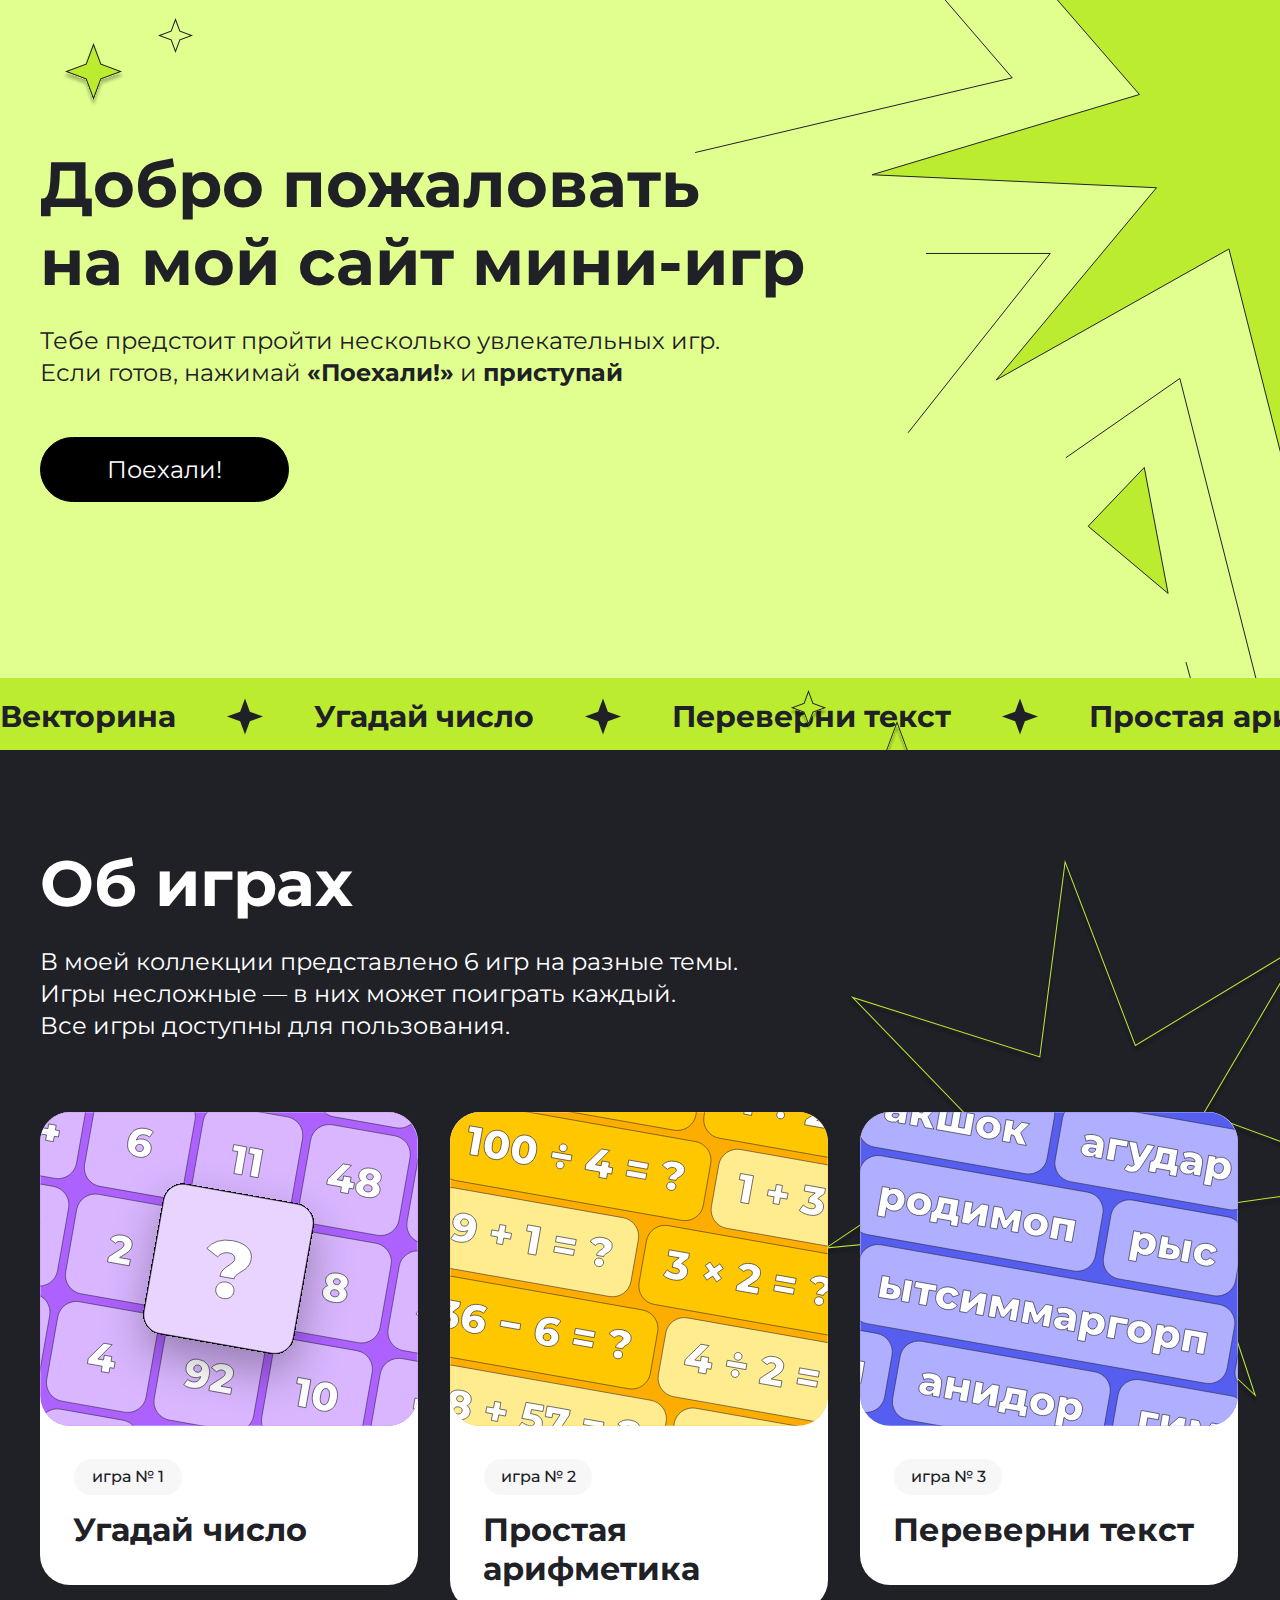
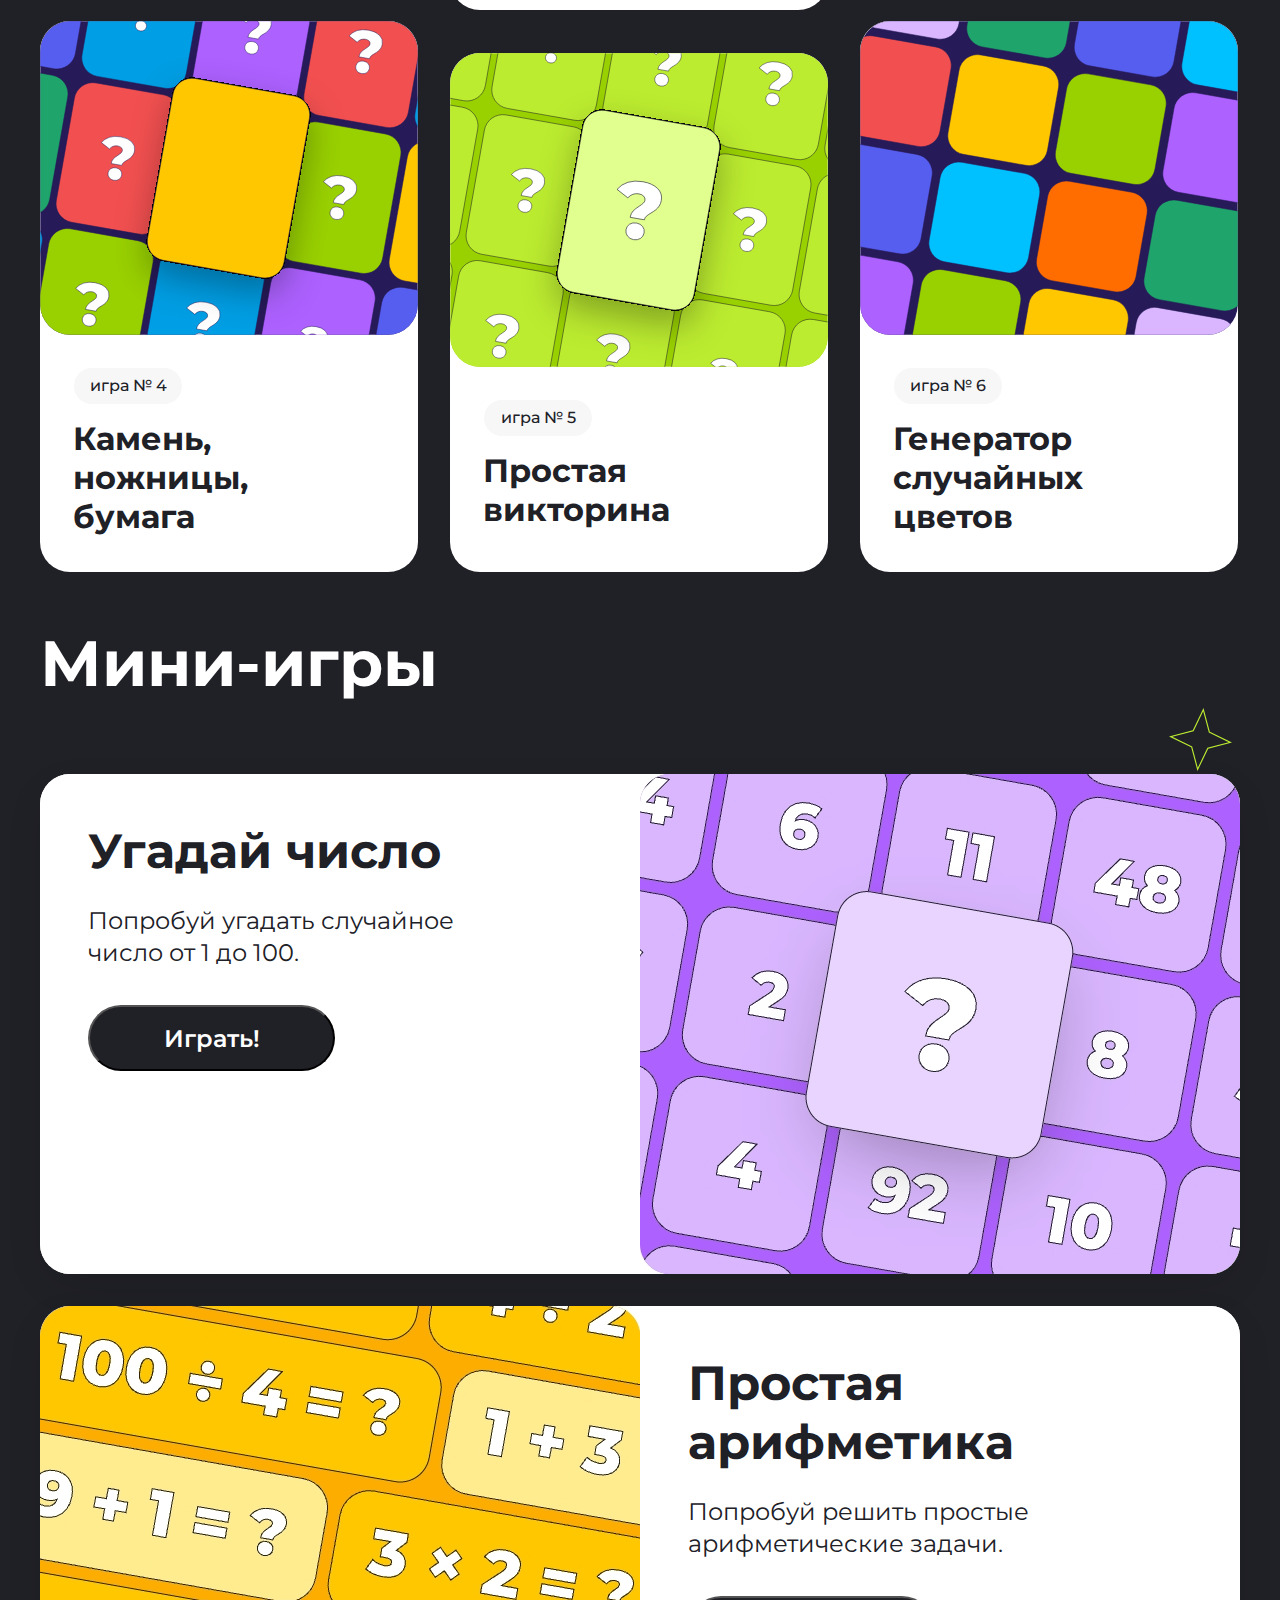
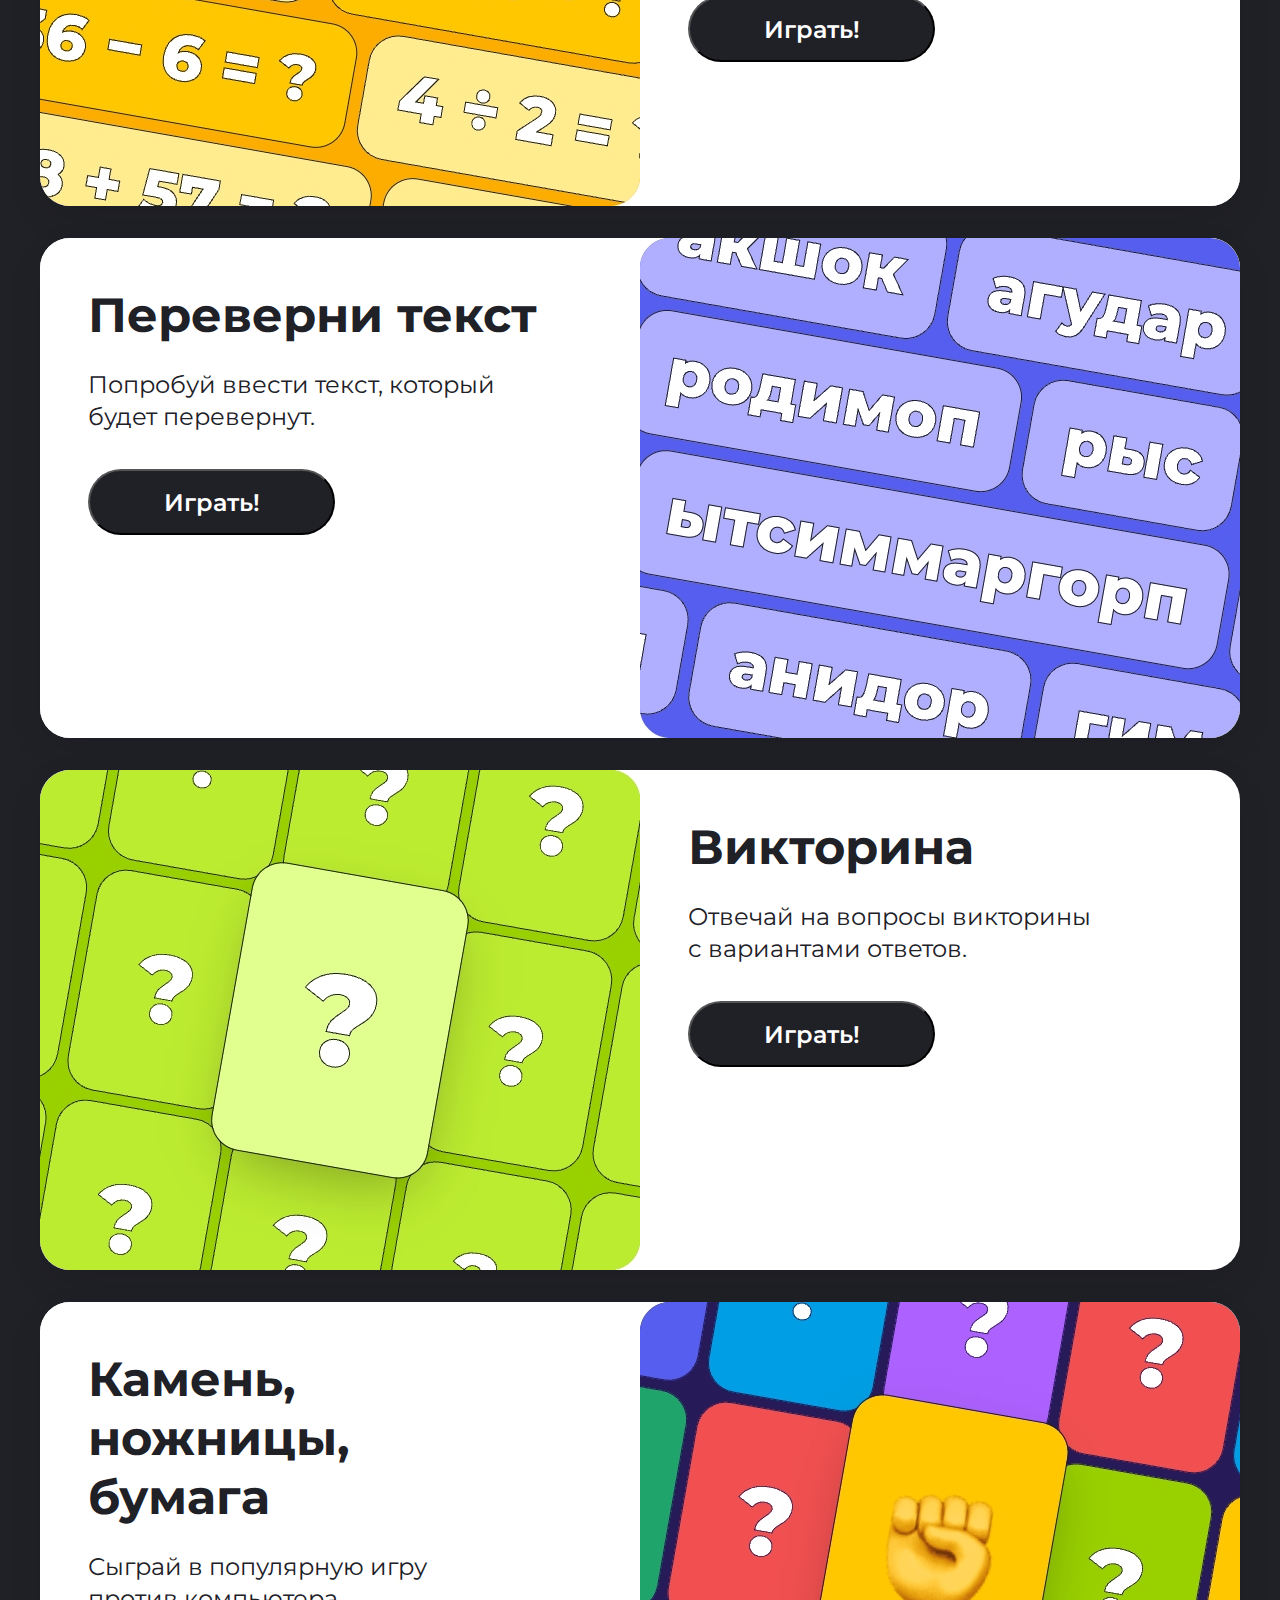
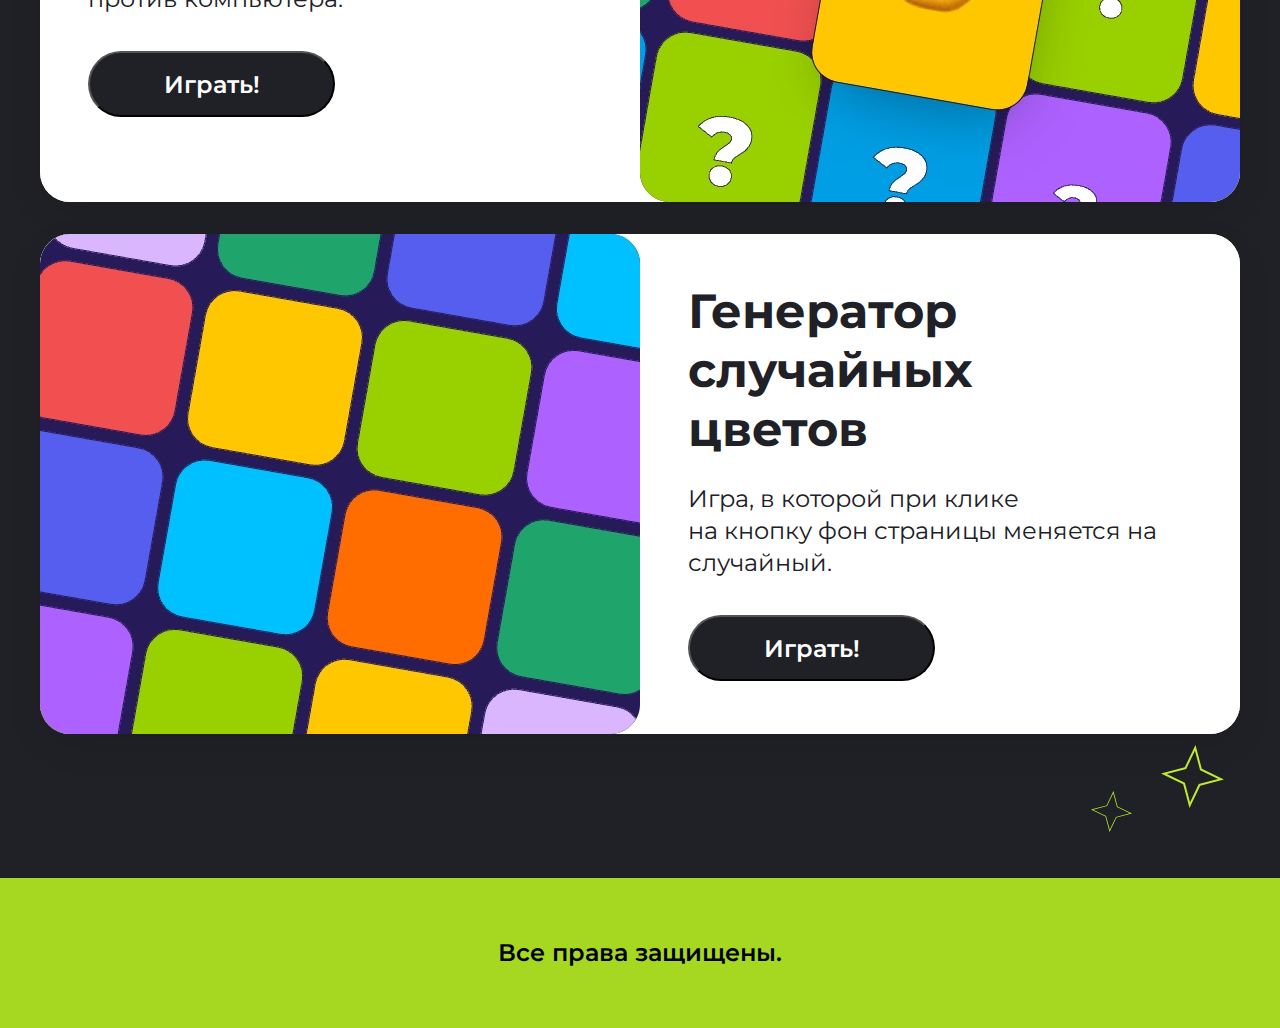
<file: index.html>
<!DOCTYPE html>
<html lang="en">

<head>
    <meta charset="UTF-8">
    <meta name="viewport" content="width=device-width, initial-scale=1.0">
    <title>Сайт с мини-играми</title>
    <link href="https://fonts.googleapis.com/css2?family=Montserrat:ital,wght@0,100..900;1,100..900&display=swap"
        rel="stylesheet">
    <link rel="stylesheet" href="style.css">
</head>

<body>
<header class="header center">
     <img class="star-img1" src="img/star1.svg" alt="star2">
     <img class="star-img2" src="img/star2.svg" alt="star2">
    <h1 class="header__title">Добро пожаловать <br>на мой сайт мини-игр</h1>
    <p class="header__subtitle">
        Тебе предстоит пройти несколько увлекательных игр. 
        <br>Если готов, нажимай <b>«Поехали!»</b> и <b>приступай</b>
    </p>
    <a href="#game" class="header__button">Поехали!</a>

    <div class="scroll-container">
        <div class="scroll-text">
            Векторина   <img src="img/star.svg" alt="star">
            Угадай число   <img src="img/star.svg" alt="star">
             Переверни текст   <img src="img/star.svg" alt="star">
              Простая арифметика   <img src="img/star.svg" alt="star">
              Камень, ножницы, бумага   <img src="img/star.svg" alt="star">
              Генератор случайных цветов   <img src="img/star.svg" alt="star">
              Векторина   <img src="img/star.svg" alt="star">
              Угадай число   <img src="img/star.svg" alt="star">
               Переверни текст   <img src="img/star.svg" alt="star">
                Простая арифметика   <img src="img/star.svg" alt="star">
                Камень, ножницы, бумага   <img src="img/star.svg" alt="star">
                Генератор случайных цветов   <img src="img/star.svg" alt="star" >
        </div>
    </div>
    
   <img class="star-img4" src="img/Star3.svg" alt="star2">
   <img class="star-img3" src="img/Star4.svg" alt="star2">
</header>

<section class="games-section center">
    <div class="games-section__header" id="game">
        <h2 class="games-section__title">Об играх</h2>
        <p class="games-section__description">
            В моей коллекции представлено 6 игр на разные темы.
            <br>Игры несложные — в них может поиграть каждый.<br>
            Все игры доступны для пользования.
        </p>
    </div>
    <img class="star11" src="img/Star11.svg" alt="star2">
    <img class="star10" src="img/Star10.svg" alt="star2">
    <img class="star12" src="img/Star12.svg" alt="star2">

    <div class="games-section__grid">
        
        <div class="games-section__column games-section__column--left">
           
            <article class="game-card game-card--mini">
                <a class="game-card__link" href="#number">
                    <img class="game-card__image" src="img/k1.svg" alt="Угадай число">
                <p class="game-card__number">игра № 1</p>
                <h3 class="game-card__name">Угадай число</h3>
            </a>
            </article>

            <article class="game-card game-card--huge">
                <a class="game-card__link" href="#onetwo">
                    <img class="game-card__image" src="img/k4.svg" alt="Камень, ножницы, бумага">
                <p class="game-card__number">игра № 4</p>
                <h3 class="game-card__name">Камень,<br>ножницы,<br>бумага</h3>
            </a>
            </article>
        </div>

        <div class="games-section__column games-section__column--center">

            <article class="game-card game-card--average">
                <a class="game-card__link" href="#leight">
                    <img class="game-card__image" src="img/k2.svg" alt="Простая арифметика">
                <p class="game-card__number">игра № 2</p>
                <h3 class="game-card__name">Простая арифметика</h3>
            </a>
            </article>

            <article class="game-card game-card--big">
                <a class="game-card__link" href="#victory">
                    <img class="game-card__image" src="img/k5.svg" alt="Простая викторина">
                <p class="game-card__number">игра № 5</p>
                <h3 class="game-card__name">Простая <br>викторина</h3>
            </a>
            </article>
        </div>

        <div class="games-section__column games-section__column--right">
            
            <article class="game-card game-card--mini">
                <a class="game-card__link" href="#text">
                    <img class="game-card__image" src="img/k3.svg" alt="Переверни текст">
                <p class="game-card__number">игра № 3</p>
                <h3 class="game-card__name">Переверни текст</h3>
            </a>
            </article>
            
            <article class="game-card game-card--huge">
                <a class="game-card__link" href="#colors">
                    <img class="game-card__image" src="img/k6.svg" alt="Генератор случайных цветов">
                <p class="game-card__number">игра № 6</p>
                <h3 class="game-card__name">Генератор <br>случайных<br>цветов</h3>
            </a>
            </article>
        </div>
    </div>
</section>

<section class="mini-games center" id="game-6">
    <h2 class="mini-games__title">Мини-игры</h2>
    <div class="mini-games__box">

        <img src="./img/Star 10.svg" class="star-end1" alt="star">
        <img src="./img/Star 11.svg" class="star-end2" alt="star">
        <img src="./img/Star 11.svg" class="star-end3" alt="star">
        <img src="./img/Star 13.svg" class="star-end4" alt="star">

        <article class="mini-games__card">
            <div class="mini-games__content" id="number">
                <h3 class="mini-games__name">Угадай число</h3>
                <p class="mini-games__description">Попробуй угадать случайное <br>число от 1 до 100.</p>
                <button class="mini-games__button" id="guessNumberButton">Играть!</button>
            </div>
            <img src="./img/GameNumber.jpeg" alt="Игра 'Угадай число'">
        </article>

        <article class="mini-games__card">
            <div class="mini-games__content" id="leight">
                <h3 class="mini-games__name">Простая арифметика</h3>
                <p class="mini-games__description">Попробуй решить простые арифметические задачи.</p>
                <button class="mini-games__button" id="mathExamplesButton">Играть!</button>
            </div>
            <img src="./img/GameArithmetic.jpeg" alt="Игра 'Простая арифметика'">
        </article>

        <article class="mini-games__card">
            <div class="mini-games__content" id="text">
                <h3 class="mini-games__name">Переверни текст</h3>
                <p class="mini-games__description">Попробуй ввести текст, который <br>будет перевернут.</p>
                <button class="mini-games__button" id="flipTextButton">Играть!</button>
            </div>
            <img src="./img/GameText.jpeg" alt="Игра 'Переверни текст'">
        </article>

        <article class="mini-games__card">
            <div class="mini-games__content" id="victory">
                <h3 class="mini-games__name">Викторина</h3>
                <p class="mini-games__description">Отвечай на вопросы викторины <br>с вариантами ответов.</p>
                <button class="mini-games__button" id="quizGameButton">Играть!</button>
            </div>
            <img src="./img/GameQuiz.jpeg" alt="Игра 'Викторина'">
        </article>

        <article class="mini-games__card">
            <div class="mini-games__content" id="onetwo">
                <h3 class="mini-games__name">Камень, <br>ножницы, <br>бумага</h3>
                <p class="mini-games__description">Сыграй в популярную игру <br>против компьютера.</p>
                <button class="mini-games__button" id="paperGameButton">Играть!</button>
            </div>
            <img src="./img/GamePaper.jpeg" alt="Игра 'Камень, ножницы, бумага'">
        </article>

        <article class="mini-games__card">
            <div class="mini-games__content" id="colors" >
                <h3 class="mini-games__name">Генератор <br>случайных <br>цветов</h3>
                <p class="mini-games__description">Игра, в которой при клике <br>на кнопку фон страницы меняется на случайный.</p>
                <button class="btn mini-games__button color-btn">Играть!</button>
            </div>
            <img src="./img/GameColor.jpeg" alt="Игра 'Генератор случайных цветов'">
        </article>
    </div>
</section>


<footer class="footer">
    <p class="footer__text">Все права защищены.</p>
</footer>

<script src="./game1.js"></script>
<script src="./game2.js"></script>
<script src="./game3.js"></script>
<script src="./game4.js"></script>
<script src="./game5.js"></script>
<script src="./game6.js"></script>

</body>
</file>
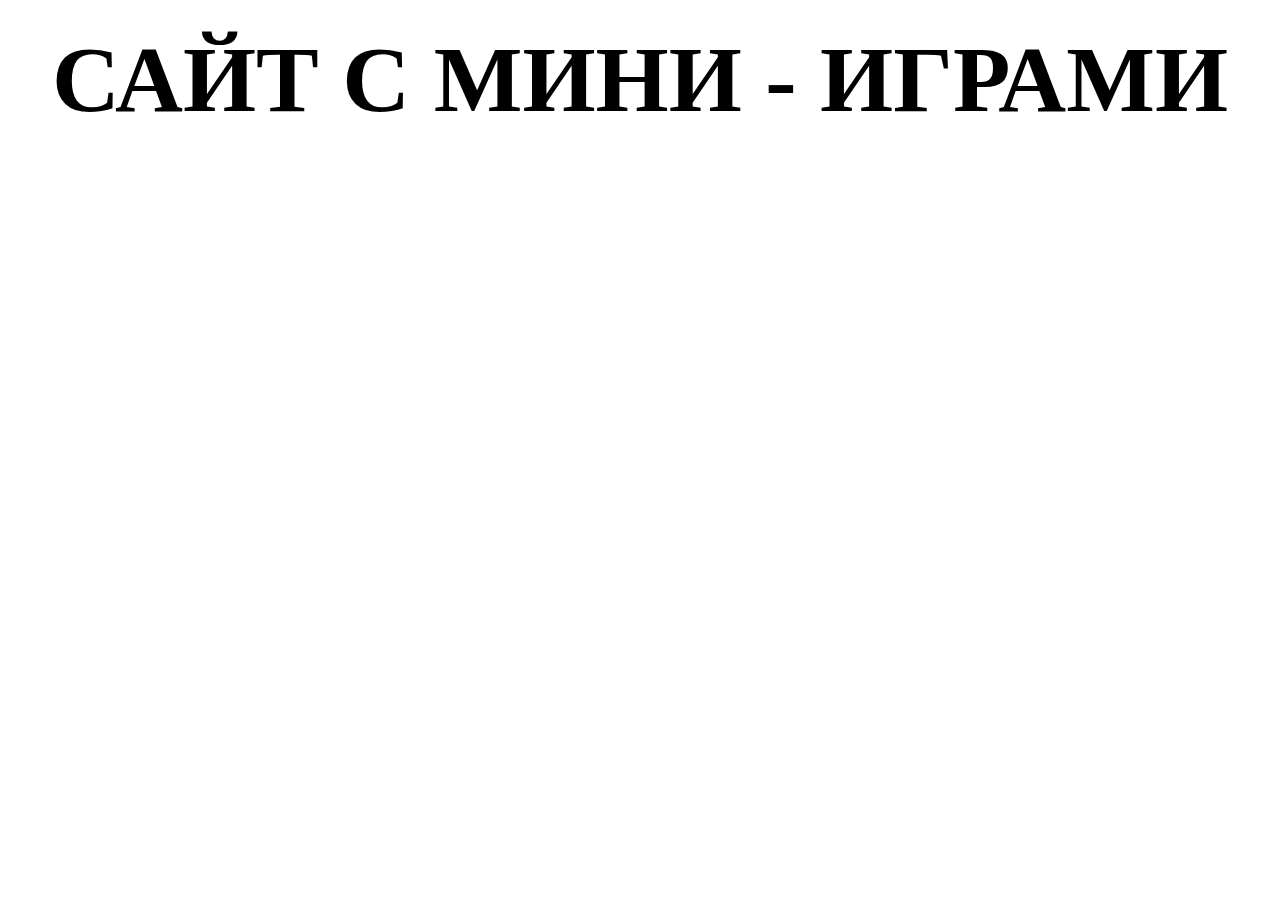
<file: catalog.html>
<!DOCTYPE html>
<html lang="en">
<head>
    <meta charset="UTF-8">
    <meta name="viewport" content="width=device-width, initial-scale=1.0">
    <title>Сайт мини-игр</title>
    <link rel="stylesheet" href="style.css">
</head>

<body>
    <h1 class="catalog"><b> САЙТ С МИНИ - ИГРАМИ </b></h1>
</body>
</file>
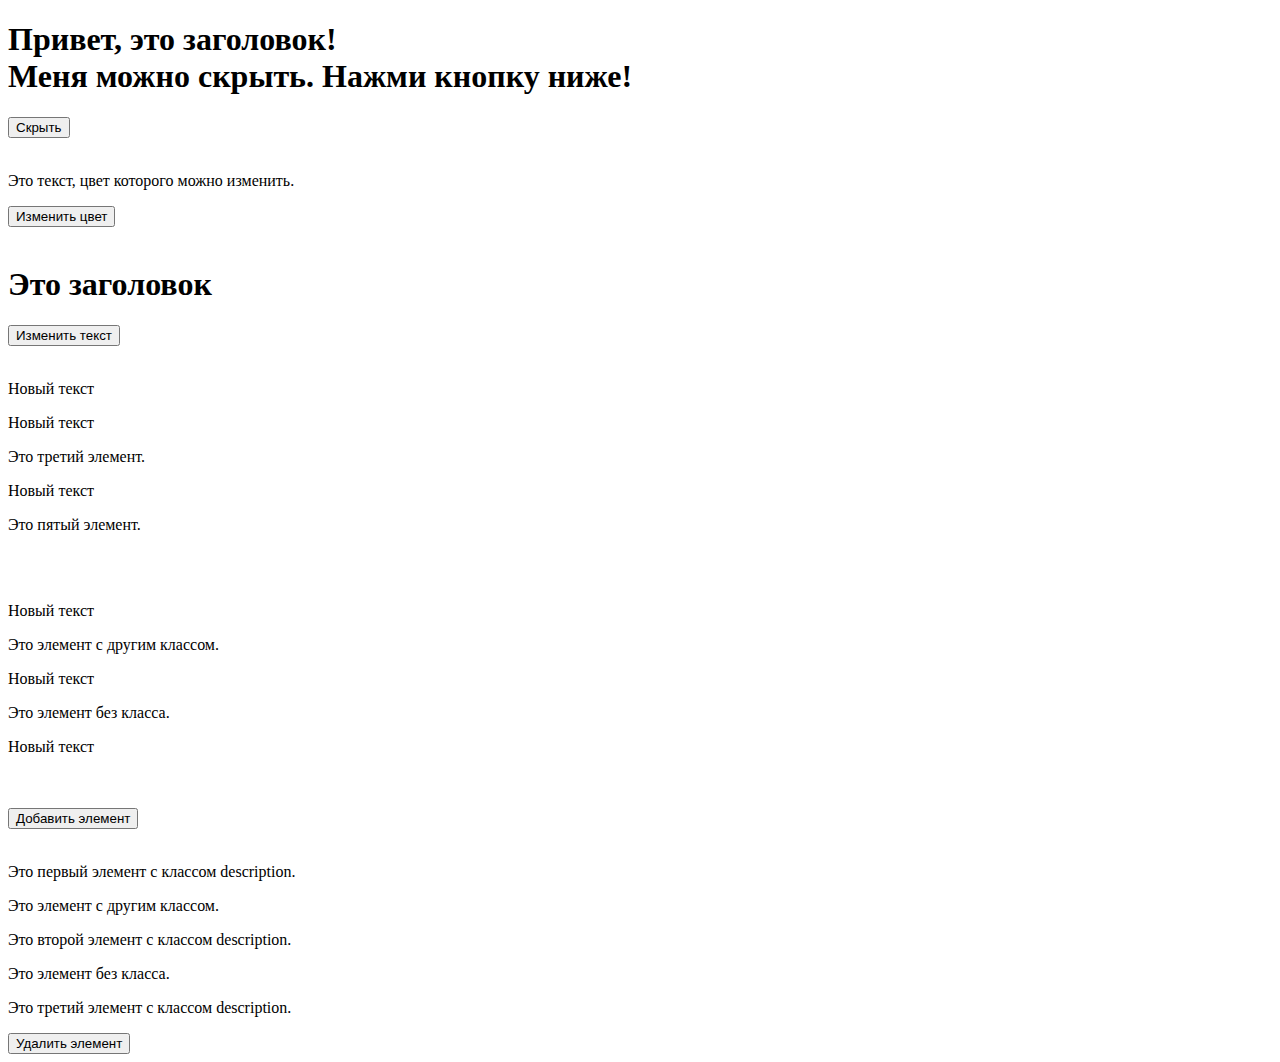
<file: dom.html>
<!DOCTYPE html>
<html lang="ru">
<head>
    <meta charset="UTF-8">
    <meta name="viewport" content="width=device-width, initial-scale=1.0">
    <title>DOM</title>
</head>


<!DOCTYPE html>
<html lang="ru">
<head>
    <meta charset="UTF-8">
    <meta name="viewport" content="width=device-width, initial-scale=1.0">
    <title>Скрыть/Показать текст</title>

    <style>
        .hidden {
            display: none;
        }
    </style>

</head>

<body>
    <h1 id="header">Привет, это заголовок!
         <br> Меня можно скрыть. Нажми кнопку ниже!<br>
    </h1>
    <button id="toggleButton">Скрыть</button>

    <script>
        const header = document.querySelector('#header');
        const button = document.querySelector('#toggleButton');

        button.addEventListener('click', () => {
            if (header.classList.contains('hidden')) {
                // Если текст скрыт -> показываем его
                header.classList.remove('hidden');
                button.textContent = 'Скрыть';
            } else {
                // Если текст виден -> скрываем его
                header.classList.add('hidden');
                button.textContent = 'Показать';
            }
        });
    </script>

</body>
</html>

<br><br>

<!DOCTYPE html>
<html lang="ru">
<head>
    <meta charset="UTF-8">
    <meta name="viewport" content="width=device-width, initial-scale=1.0">
    <title>Изменить цвет текста</title>
</head>

<body>
    <p id="text">Это текст, цвет которого можно изменить.</p>
    <button id="colorButton">Изменить цвет</button>

    <script>
        const textElement = document.querySelector('#text');
        const colorButton = document.querySelector('#colorButton');

        const defaultColor = 'black'; 
        const newColor = 'blue'; 

        colorButton.addEventListener('click', () => {
            if (textElement.style.color === newColor) {
                textElement.style.color = defaultColor;
            } else {
                textElement.style.color = newColor;
            }
        });
    </script>
    
</body>
</html>

<br><br>


<!DOCTYPE html>
<html lang="ru">
<head>
    <meta charset="UTF-8">
    <meta name="viewport" content="width=device-width, initial-scale=1.0">
    <title>Изменить текст заголовка</title>
</head>
<body>
    <h1 id="head">Это заголовок</h1>
    <button id="changeTextButton">Изменить текст</button>

    <script>
    
        const head = document.querySelector('#header');
        const changeTextButton = document.querySelector('#changeTextButton');

        changeTextButton.addEventListener('click', () => {
            head.textContent = 'Привет, мир!';
        });

    </script>
</body>
</html>

<br><br>

<!DOCTYPE html>
<html lang="ru">
<head>
    <meta charset="UTF-8">
    <meta name="viewport" content="width=device-width, initial-scale=1.0">
    <title>Изменить текст элементов</title>
</head>
<body>
    <p class="description">Это первый элемент.</p>
    <p class="description">Это второй элемент.</p>
    <p class="constructor">Это третий элемент.</p>
    <p class="description">Это четвертый элемент.</p>
    <p class="constructor">Это пятый элемент.</p>

    <script>
        const descriptionElements = document.querySelectorAll('.description');

        descriptionElements.forEach(element => {
            element.textContent = 'Измененный текст';
        });
    </script>
</body>
</html>

<br><br>

<!DOCTYPE html>
<html lang="ru">
<head>
    <meta charset="UTF-8">
    <meta name="viewport" content="width=device-width, initial-scale=1.0">
    <title>Изменить текст элементов</title>
</head>
<body>
    <p class="description">Это первый элемент с классом description.</p>
    <p class="other-class">Это элемент с другим классом.</p>
    <p class="description">Это второй элемент с классом description.</p>
    <p>Это элемент без класса.</p>
    <p class="description">Это третий элемент с классом description.</p>

    <script>
        const descriptionElement = document.querySelectorAll('.description');

        descriptionElement.forEach(element => {
            element.textContent = 'Новый текст';
        });
    </script>
</body>
</html>

<br><br>

<!DOCTYPE html>
<html lang="ru">
<head>
    <meta charset="UTF-8">
    <meta name="viewport" content="width=device-width, initial-scale=1.0">
    <title>Добавить новый элемент</title>
</head>
<body>
    <button id="addButton">Добавить элемент</button>

    <script>
        const addButton = document.querySelector('#addButton');

        addButton.addEventListener('click', () => {
            const newParagraph = document.createElement('p');
            newParagraph.textContent = 'Новый абзац';

            document.body.appendChild(newParagraph);
        });
    </script>
</body>
</html>

<br><br>

<!DOCTYPE html>
<html lang="ru">
<head>
    <meta charset="UTF-8">
    <meta name="viewport" content="width=device-width, initial-scale=1.0">
    <title>Удалить элемент</title>
</head>
<body>
    <p class="description">Это первый элемент с классом description.</p>
    <p class="other-class">Это элемент с другим классом.</p>
    <p class="description">Это второй элемент с классом description.</p>
    <p>Это элемент без класса.</p>
    <p class="description">Это третий элемент с классом description.</p>

    <button id="removeButton">Удалить элемент</button>

    <script>
        const removeButton = document.querySelector('#removeButton');

        removeButton.addEventListener('click', () => {
            const firstDescriptionElement = document.querySelector('.description');

            if (firstDescriptionElement) {
                firstDescriptionElement.remove();
            } else {
                alert('Элементы с классом description отсутствуют!');
            }
        });
    </script>
</body>
</html>
</file>
<file: style.css>
* {
  margin: 0;
  padding: 0;
}

html {
  scroll-behavior: smooth;
}

body {
  font-family: "Montserrat";
}

a {
  text-decoration: none;
}

.center {
  padding-left: calc(50% - 600px);
  padding-right: calc(50% - 600px);
}

.header {
  background-color: rgb(225, 255, 143);
  height: 900px;
  background-repeat: no-repeat;
  background-image: url(img/Group1.svg);
  background-position: calc(100% + 489px) calc(0% - 334px);
  block-size: 750px;
  overflow: hidden;
}

.header__title {
  color: rgb(32, 32, 39);
  font-family: Montserrat;
  font-size: 64px;
  font-weight: 700;
  line-height: 78px;
  padding-top: 145px;
}

.header__subtitle {
  color: rgb(32, 32, 39);
  font-family: Montserrat;
  font-size: 24px;
  font-weight: 400;
  line-height: 32px;
  margin-top: 24px;
  width: 685px;
}

.header__button {
  background: rgb(0, 0, 0);
  text-align: center;
  border: 1px solid #000;
  border-radius: 60px;
  height: 63px;
  width: 247px;
  font-size: 16px;
  font-weight: 400;
  line-height: 19px;
  color: rgb(255, 255, 255);
  font-family: Montserrat;
  font-size: 24px;
  margin-top: 48px;
  display: flex;
  justify-content: center;
  align-items: center;
}

.header__button:hover {
  background: rgb(255, 253, 253);
  color: rgb(2, 2, 2);
  font-family: Montserrat;
}

.star-img2 {
  position: absolute;
  top: 43px;
  left: 61px;
}

.star-img1 {
  position: absolute;
  top: 18px;
  left: 158px;
}

.star-img3 {
  position: absolute;
  right: 340px;
  bottom: 93px;
  width: 86px;
}

.star-img4 {
  position: absolute;
  right: 450px;
  bottom: 167px;
  width: 43px;
}

.scroll-container {
  width: 100%;
  white-space: nowrap;
  overflow: hidden;
  background-color: #BCEC30;
  color: #202027;
  font-size: 30px;
  position: absolute;
  line-height: 77px;
  left: 0px;
  top: 678px;
  font-family: Montserrat;
  font-weight: 700;
}

.scroll-text {
  gap: 51px;
  display: flex;
  animation: scroll 37s linear infinite;
}

@keyframes scroll {
  0% {
      transform: translateX(0%);
  }
  100% {
      transform: translateX(-100%);
  }
}

.games-section {
  background-color: rgb(32, 32, 39);
  position: relative;
  padding-bottom: 36px;
  overflow: hidden;
}

.games-section__title {
  color: rgb(255, 255, 255);
  font-family: Montserrat;
  font-size: 64px;
  font-weight: 700;
  line-height: 78px;
  text-align: left;
  padding-top: 94px;
}

.games-section__description {
  color: rgb(255, 255, 255);
  font-family: Montserrat;
  font-size: 24px;
  font-weight: 400;
  line-height: 32px;
  text-align: left;
  margin-top: 24px;
}

.game-card--mini {
  background-color: #fff;
  width: 378px;
  border-radius: 30px;
  height: 473px;
  position: relative;
}

.game-card--average{
  background-color: #fff;
  width: 378px;
  border-radius: 30px;
  height: 498px;
  position: relative;
}

.game-card--big {
  background-color: #fff;
  width: 378px;
  border-radius: 30px;
  height: 519px;
  margin-top: 43px;
}

.game-card--huge {
  background-color: #fff;
  width: 378px;
  margin-top: 36px;
  border-radius: 30px;
  height: 551px;
}

.game-card--mini:hover {
  background-color: #fff;
  width: 378px;
  border-radius: 30px;
  transform: scale(1.1);
  transition: ls;
}

.game-card--average:hover {
  background-color: #fff;
  width: 378px;
  border-radius: 30px;
  transform: scale(1.1);
  transition: ls;
}

.game-card--big:hover {
  background-color: #fff;
  width: 378px;
  border-radius: 30px;
  transform: scale(1.1);
  transition: ls;
}

.game-card--huge:hover {
  background-color: #fff;
  width: 378px;
  border-radius: 30px;
  transform: scale(1.1);
  transition: ls;
}

.game-card__number {
  border-radius: 52.58px;
  background: rgb(247, 247, 247);
  color: rgb(32, 32, 39);
  font-family: Montserrat;
  font-size: 16px;
  font-weight: 500;
  line-height: 35px;
  width: 108px;
  height: 36px;
  margin-left: 34px;
  margin-top: 29px;
  text-align: center;
}

.game-card__name {
  color: rgb(32, 32, 39);
  font-family: Montserrat;
  font-size: 32px;
  font-weight: 700;
  line-height: 39px;
  letter-spacing: 0px;
  text-align: left;
  margin-left: 33px;
  margin-top: 15px;
  margin-bottom: 20px;
}

.games-section__grid {
  margin-top: 70px;
  display: flex;
  gap: 32px;
}

.star12 {
  position: absolute;
  transform: scale(1);
  transition: ls;
  right: -114px;
  top: 110px;
}

.star11 {
  position: absolute;
  width: 32px;
  right: 1650px;
  top: 750px;
}

.star10 {
  top: 800px;
  position: absolute;
  width: 55px;
  right: 1600px;
}

.mini-games {
  position: relative;
  background: rgb(32, 32, 39);
  padding-top: 16px;
  overflow: hidden;
}
.mini-games__title {
  color: rgb(255, 255, 255);
  font-family: Montserrat;
  font-size: 64px;
  font-weight: 700;
  line-height: 78px;
}
.mini-games__box {
  display: flex;
  gap: 32px;
  margin-top: 72px;
  flex-direction: column;
  padding-bottom: 144px;
}
.mini-games__box > .mini-games__card:nth-child(2n) {
  flex-direction: row-reverse;
  justify-content: flex-end;
}
.mini-games__card {
  display: flex;
  justify-content: space-between;
  height: 500px;
  background-color: #fff;
  border-radius: 30px;
  box-shadow: 0 13px 42px -8px rgba(0, 0, 0, 0.13);
  overflow: hidden;
}
.mini-games__content {
  padding: 48px;
  background-color: #fff;
}
.mini-games__name {
  color: rgb(32, 32, 39);
  font-family: Montserrat;
  font-size: 48px;
  font-weight: 700;
  line-height: 59px;
}
.mini-games__description {
  margin-top: 24px;
  color: rgb(32, 32, 39);
  font-family: Montserrat;
  font-size: 24px;
  font-weight: 400;
  line-height: 32px;
}
.mini-games__description--br-mobile {
  display: none;
}
.mini-games__button {
  border-radius: 60px;
  margin-top: 36px;
  background: rgb(32, 32, 39);
  width: 247px;
  height: 66px;
  color: rgb(255, 255, 255);
  font-family: Montserrat;
  font-size: 24px;
  font-weight: 600;
  cursor: pointer;
  transition: all 0.5s;
}
.mini-games__button:hover {
  background-color: transparent;
  color: #000000;
}

.star-end1 {
  position: absolute;
  right: 48px;
  top: 100px;
  width: 63px;
}

.star-end2 {
  position: absolute;
  left: 1280px;
  top: 63px;
  width: 36px;
}

.star-end3 {
  position: absolute;
  right: 56px;
  bottom: 70px;
  width: 63px;
}

.star-end4 {
  position: absolute;
  right: 148px;
  bottom: 46px;
  width: 41px;
}

.emoji {
  position: absolute;
  rotate: 7deg;
  margin-left: -233px;
  margin-top: 105px;
  width: 90px;
  height: 93px;
}

.emoji1 {
  position: absolute;
  rotate: 5deg;
  margin-left: 818px;
  margin-top: -325px;
  width: 143px;
  height: 141px;
}

.catalog {
  font-family: Montserrat;
  font-size: 94px;
  font-weight: 600;
  line-height: 39.26px;
  text-align: center;
  padding-top: 60px;
  color: black;
}

.footer {
  background-color: rgb(166, 215, 33);
  height: 150px;
}

.footer__text {
  color: rgb(0, 0, 0);
  font-family: Montserrat;
  font-size: 24px;
  font-weight: 600;
  line-height: 29px;
  letter-spacing: 0px;
  text-align: center;
  padding-top: 60px;
}

.cart-game {
  padding-top: 72px;
}

@media (max-width: 1024px) {
  .center {
    padding-left: calc(50% - 393px);
    padding-right: calc(50% - 393px);
  }
}
@media (min-width: 768px) and (max-width: 833px) {
  .center {
    padding-left: 24px;
    padding-right: 24px;
  }
}
@media (max-width: 756px) {
  .center {
    padding-left: 16px;
    padding-right: 16px;
  }
  .header {
    display: flex;
    flex-direction: column;
    align-items: center;
    block-size: 700px;
  }
  .header__button {
    margin-top: 35px;
    width: 285px;
    height: 55px;
    font-size: 16px;
    font-weight: 600;
  }

  .cart-game {
    display: flex;
    flex-direction: column;
    align-items: center;
  }
  .mini-game {
    color: rgb(255, 255, 255);
    font-family: Montserrat;
    font-size: 40px;
    line-height: 49px;
    letter-spacing: 0px;
    text-align: left;
    padding-top: 50px;
  }
  .header__title {
    color: rgb(32, 32, 39);
    font-family: Montserrat;
    font-size: 40px;
    line-height: 49px;
    text-align: center;
  }
  .header__subtitle {
    color: rgb(32, 32, 39);
    max-width: 335px;
    font-size: 16px;
    font-weight: 400;
    line-height: 20px;
    text-align: center;
  }
  .header__subtitle br {
    display: none;
  }
  .header {
    background-image: url(img/Vector1.svg);
    background-color: rgb(225, 255, 143);
    background-repeat: no-repeat;
    background-position: calc(90% + 120px) calc(2% - 110px);
  }
  .game1 {
    position: absolute;
    width: 21px;
    height: 21px;
    right: 260px;
  }
  .game2 {
    position: absolute;
    width: 35px;
    height: 35px;
    right: 620px;
    margin-left: 0px;
    margin-right: -300px;
  }
  .game3 {
    position: absolute;
    width: 39px;
    height: 41px;
    margin-left: 310px;
    margin-top: 175px;
  }
  .game4 {
    position: absolute;
    width: 18px;
    height: 18px;
    margin-left: 280px;
    margin-top: 150px;
  }
  .games-section {
    display: none;
  }
  .games-section1 {
    height: 3820px;
  }
  .cart-box__big {
    background-color: #fff;
    width: 342px;
    margin-top: 36px;
    border-radius: 28px;
    height: 510px;
  }
  .cart-box__bigger {
    background-color: #fff;
    width: 342px;
    margin-top: 36px;
    border-radius: 28px;
    height: 575px;
  }
  .cart-box__longer {
    background-color: #fff;
    width: 342px;
    margin-top: 36px;
    border-radius: 28px;
    height: 605px;
  }

  .game-img1 {
    margin-left: -1px;
    width: 343px;
    height: 283px;
  }
  .game-img2 {
    margin-left: -1px;
    width: 343px;
    height: 283px;
  }
  .title-game {
    color: #202027;
    font-family: Montserrat;
    font-size: 32px;
    font-weight: 700;
    line-height: 39px;
    letter-spacing: 0px;
    text-align: left;
    margin-bottom: 10px;
    width: 284px;
  }
  .title-game__long {
    color: #202027;
    font-family: Montserrat;
    font-size: 32px;
    font-weight: 700;
    line-height: 39px;
    letter-spacing: 0px;
    text-align: left;
    width: 284.93px;
    margin-bottom: 10px;
  }
  .describe {
    color: rgb(0, 0, 0);
    font-family: Montserrat;
    font-size: 16px;
    font-weight: 400;
    line-height: 20px;
    letter-spacing: 0px;
    text-align: left;
    width: 275px;
  }
  .describe-right {
    color: rgb(0, 0, 0);
    font-family: Montserrat;
    font-size: 16px;
    font-weight: 400;
    line-height: 20px;
    letter-spacing: 0px;
    text-align: left;
    width: 275px;
  }
  .mini-games {
    padding-top: 46px;
    overflow: hidden;
  }


  .mini-games__box {
    display: flex;
    gap: 29px;
    margin-top: 50px;
    flex-direction: column;
    padding-bottom: 52px;
  }
  .mini-games__box > .mini-games__card:nth-child(2n) {
    display: flex;
    flex-direction: column-reverse;
  }
  .mini-games__title {
    color: rgb(255, 255, 255);
    font-family: Montserrat;
    font-size: 40px;
    font-weight: 700;
    line-height: 49px;
    letter-spacing: 0px;
    text-align: left;
  }
  .mini-games__card {
    display: flex;
    flex-direction: column-reverse;
    height: 100%;
    background-color: #fff;
    border-radius: 30px;
    box-shadow: 0 13px 42px -8px rgba(0, 0, 0, 0.13);
    overflow: hidden;
  }
  .mini-games__content {
    padding: 29px;
    background-color: #fff;
  }
  .mini-games__name {
    color: rgb(32, 32, 39);
    font-family: Montserrat;
    font-size: 32px;
    font-weight: 700;
    line-height: 39px;
  }
  .mini-games__description {
    font-size: 16px;
    font-weight: 400;
    line-height: 20px;
    margin-top: 14px;
  }
  .mini-games__description--br-mobile {
    display: block;
  }
  .mini-games__button {
    border-radius: 60px;
    margin-top: 32px;
    background: rgb(32, 32, 39);
    width: 100%;
    height: 55px;
    color: rgb(255, 255, 255);
    font-family: Montserrat;
    font-size: 16px;
    font-weight: 600;
    line-height: 142%;
    cursor: pointer;
    transition: all 0.5s;
  }
  .mini-games__button:hover {
    background-color: transparent;
    color: #000000;
  }
  .footer {
    background-color: rgb(153, 204, 14);
    height: 100px;
  }
  .footer__text {
    font-size: 16px;
    font-weight: 600;
    line-height: 20px;
    padding-top: 40px;
  }
  .star-end1 {
    display: none;
  }
  .star-end2 {
    display: none;
  }
  .star-end3 {
    display: none;
  }
  .star-end4 {
    display: none;
  }
  .star-img1 {
    position: absolute;
    width: 21px;
    height: 21px;
    left: 93px;
    top: 63px;
  }
  .star-img2 {
    position: absolute;
    top: 97px;
    left: 36px;
    width: 40px;
  }
  .star-img3 {
    position: absolute;
    right: 82px;
    bottom: 106px;
    width: 21px;
  }
  .star-img4 {
    position: absolute;
    right: 28px;
    bottom: 64px;
    width: 46px;
  }

.scroll-container{
  line-height: 63px;
  top: 641px;
  height: 58px;
  font-size: 23px;
}

}/*# sourceMappingURL=style.css.map */
</file>
